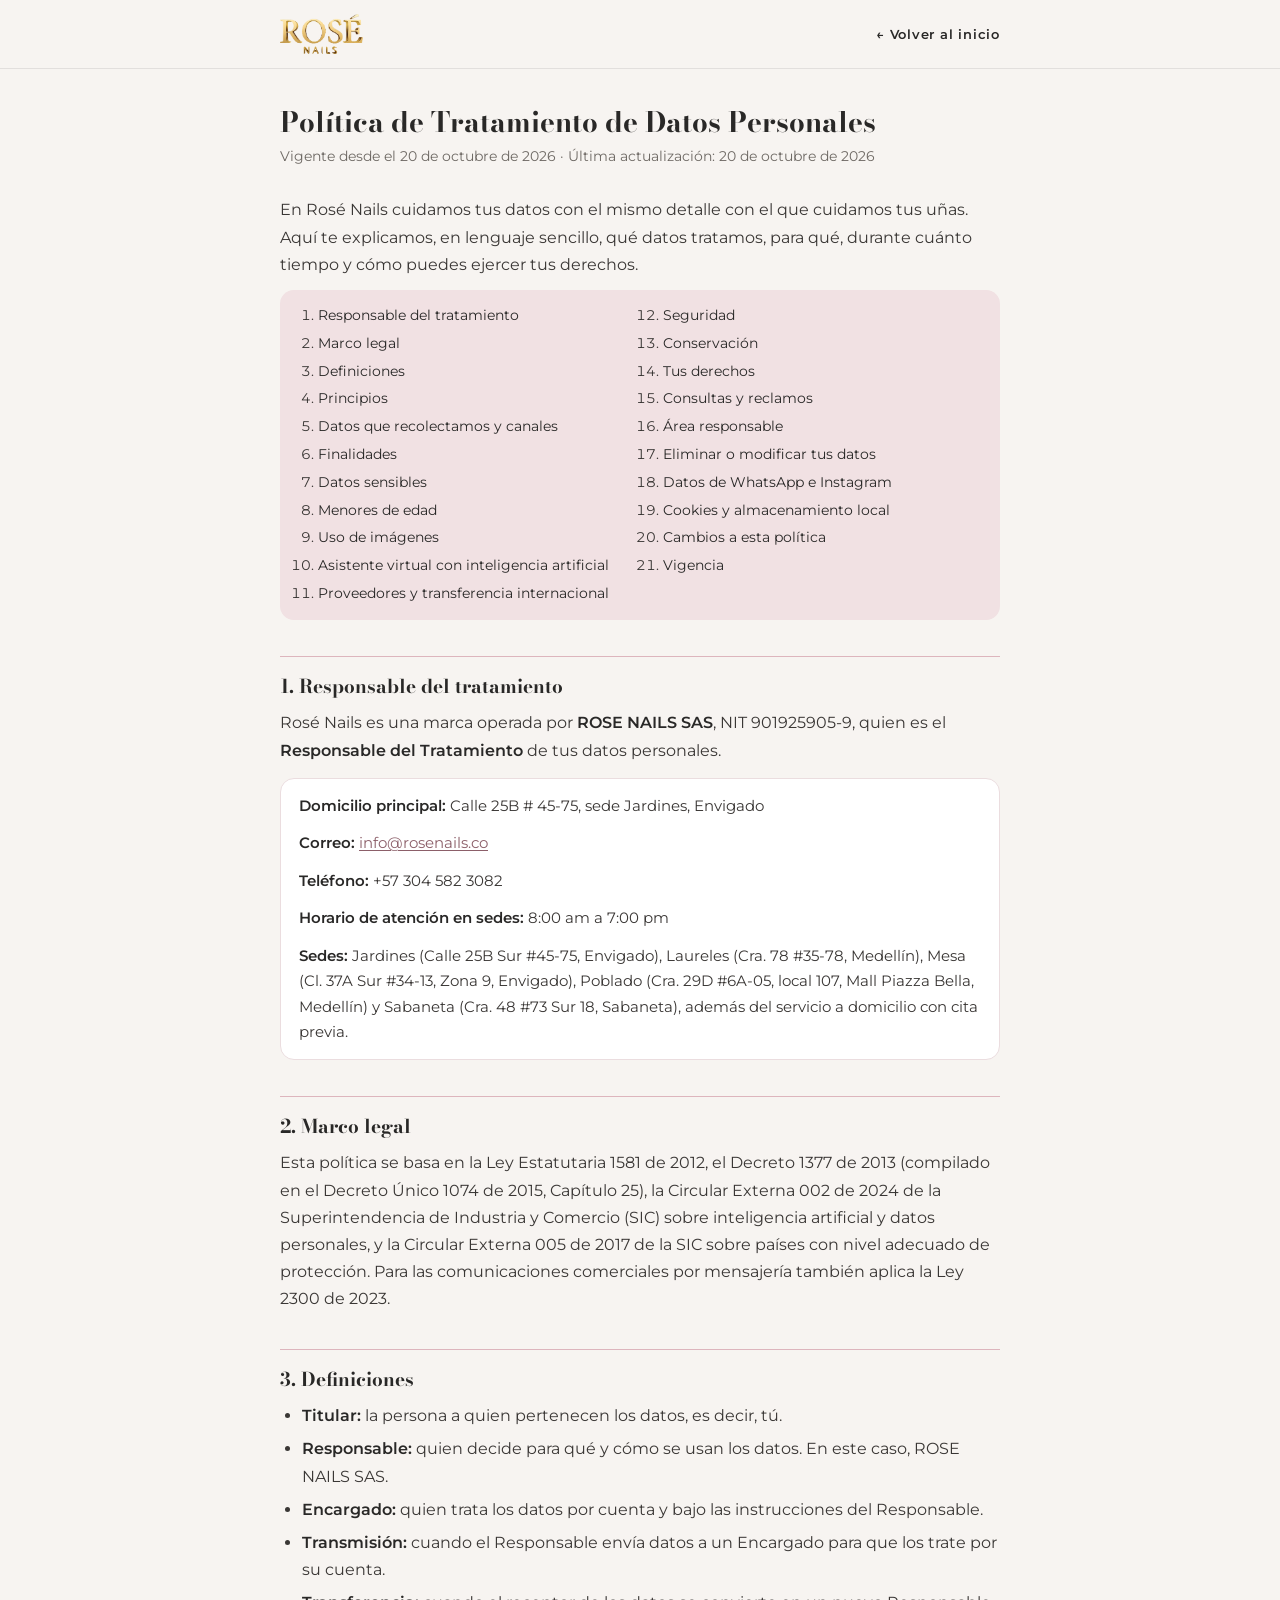
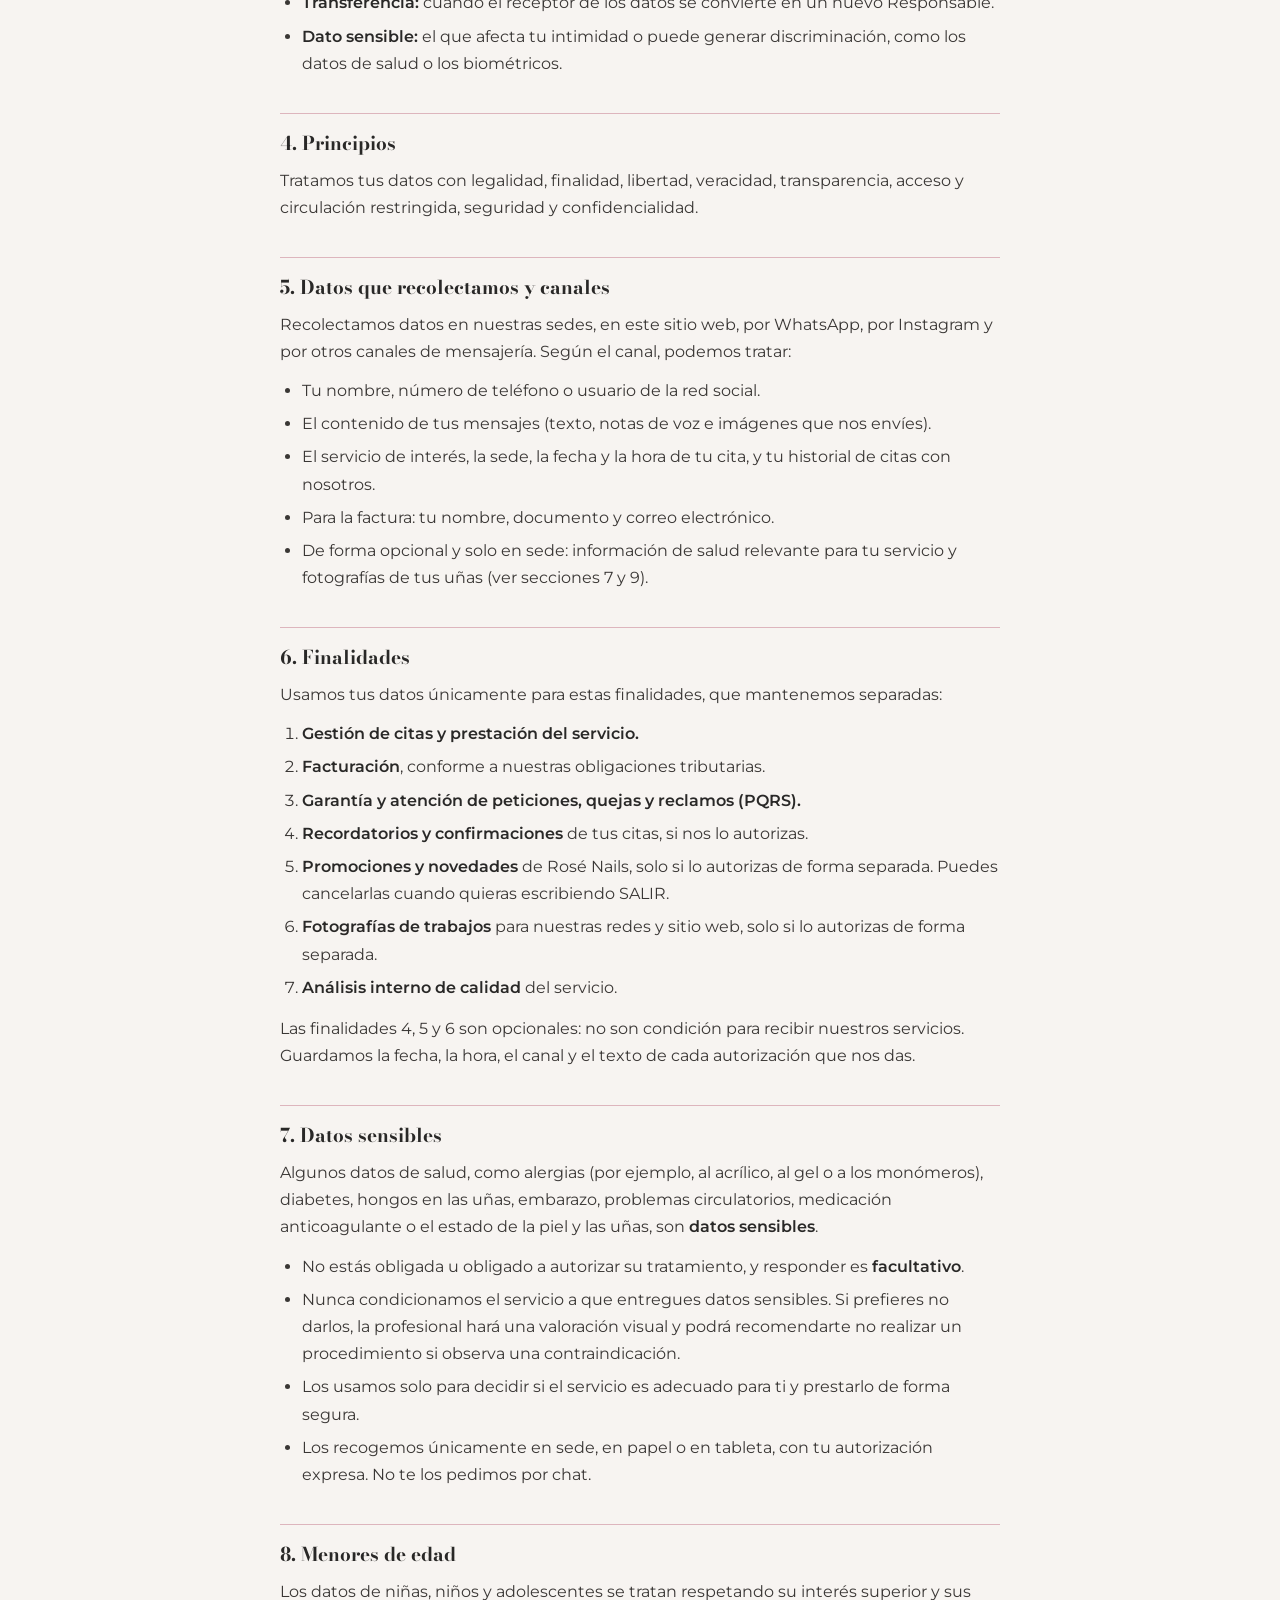
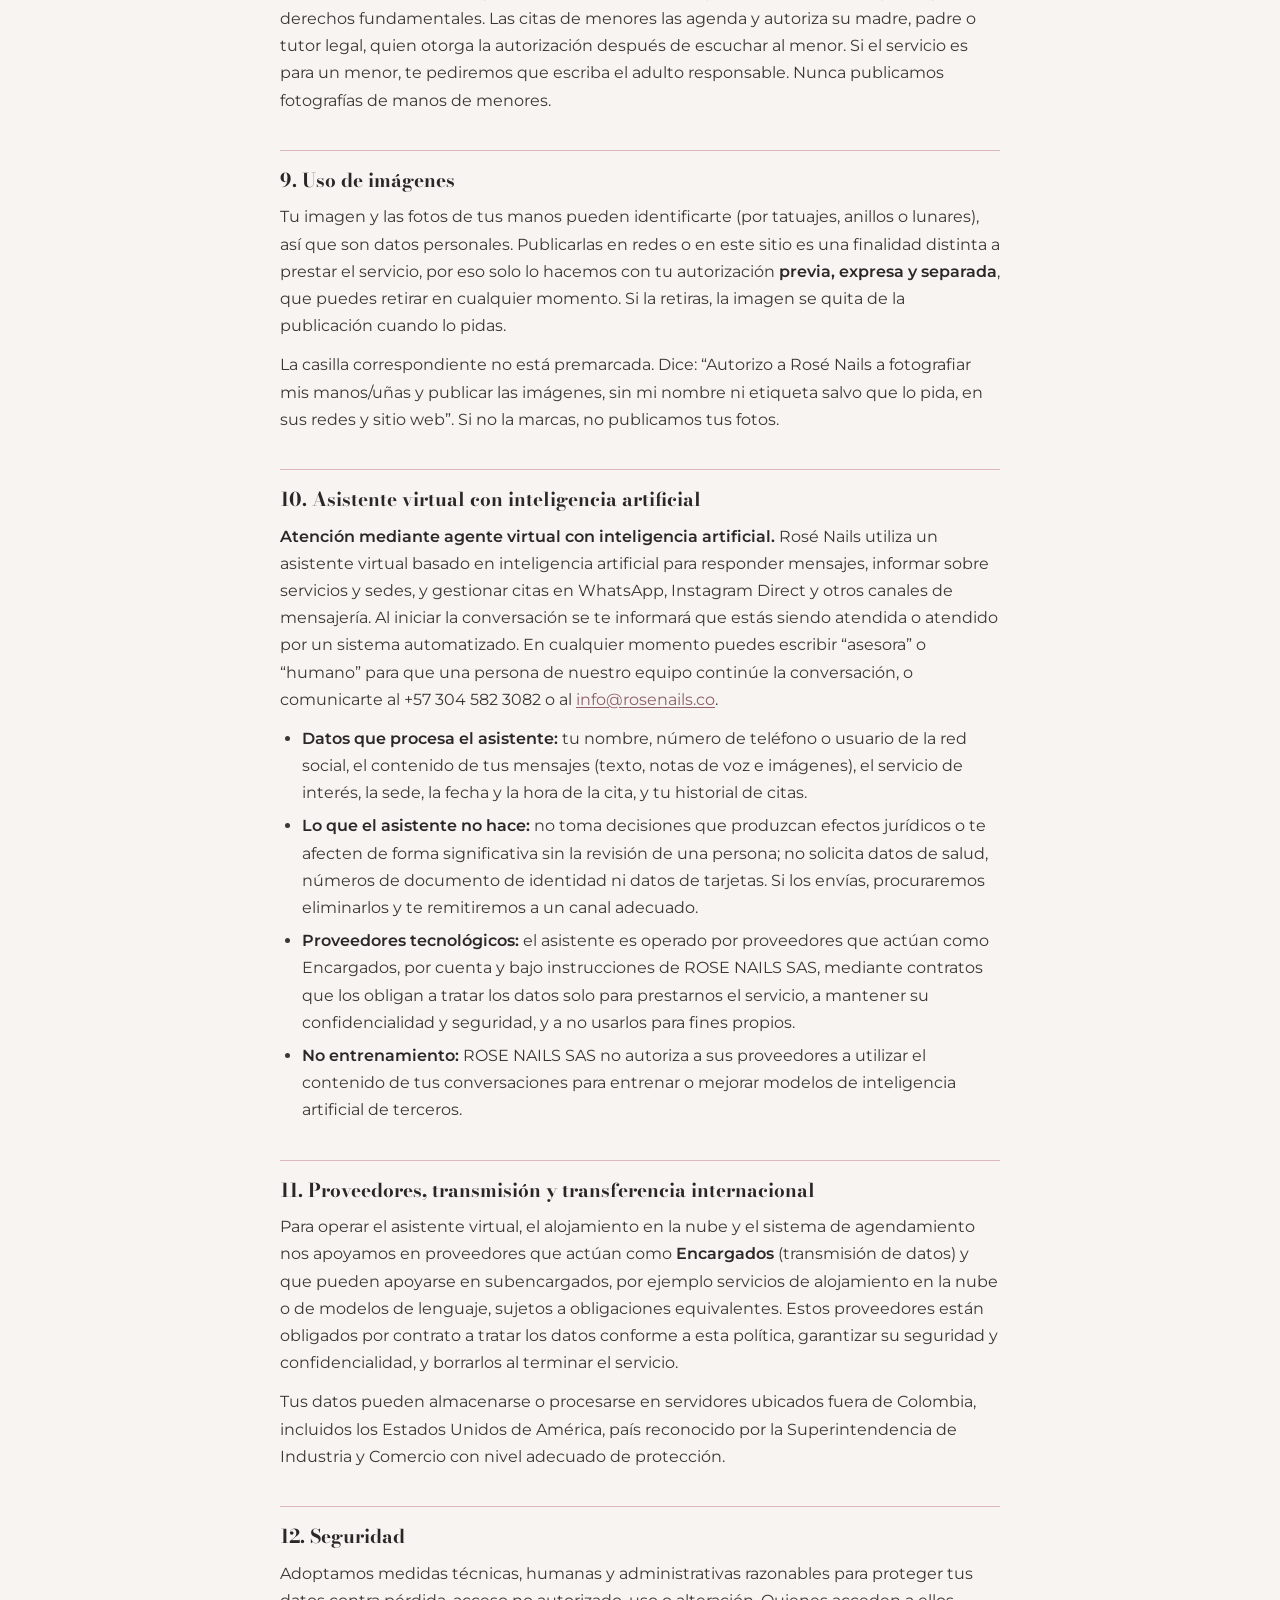
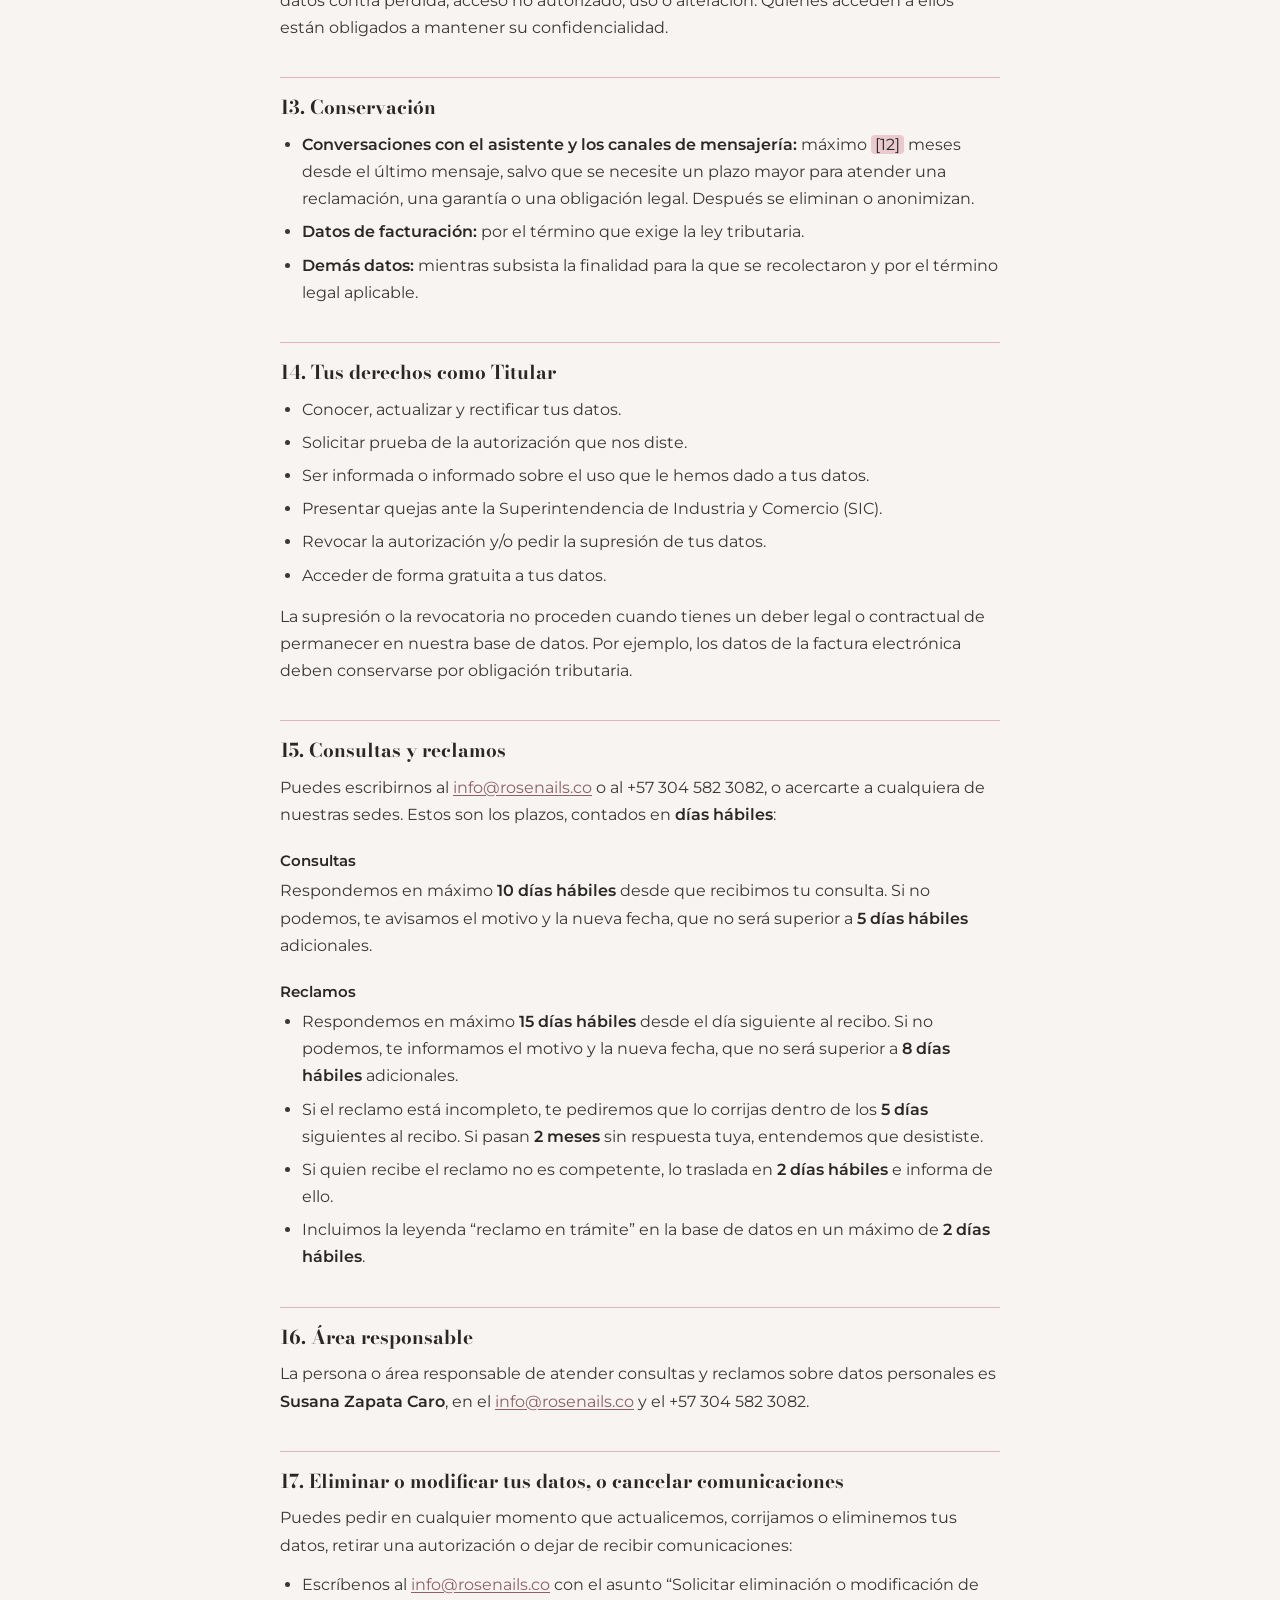
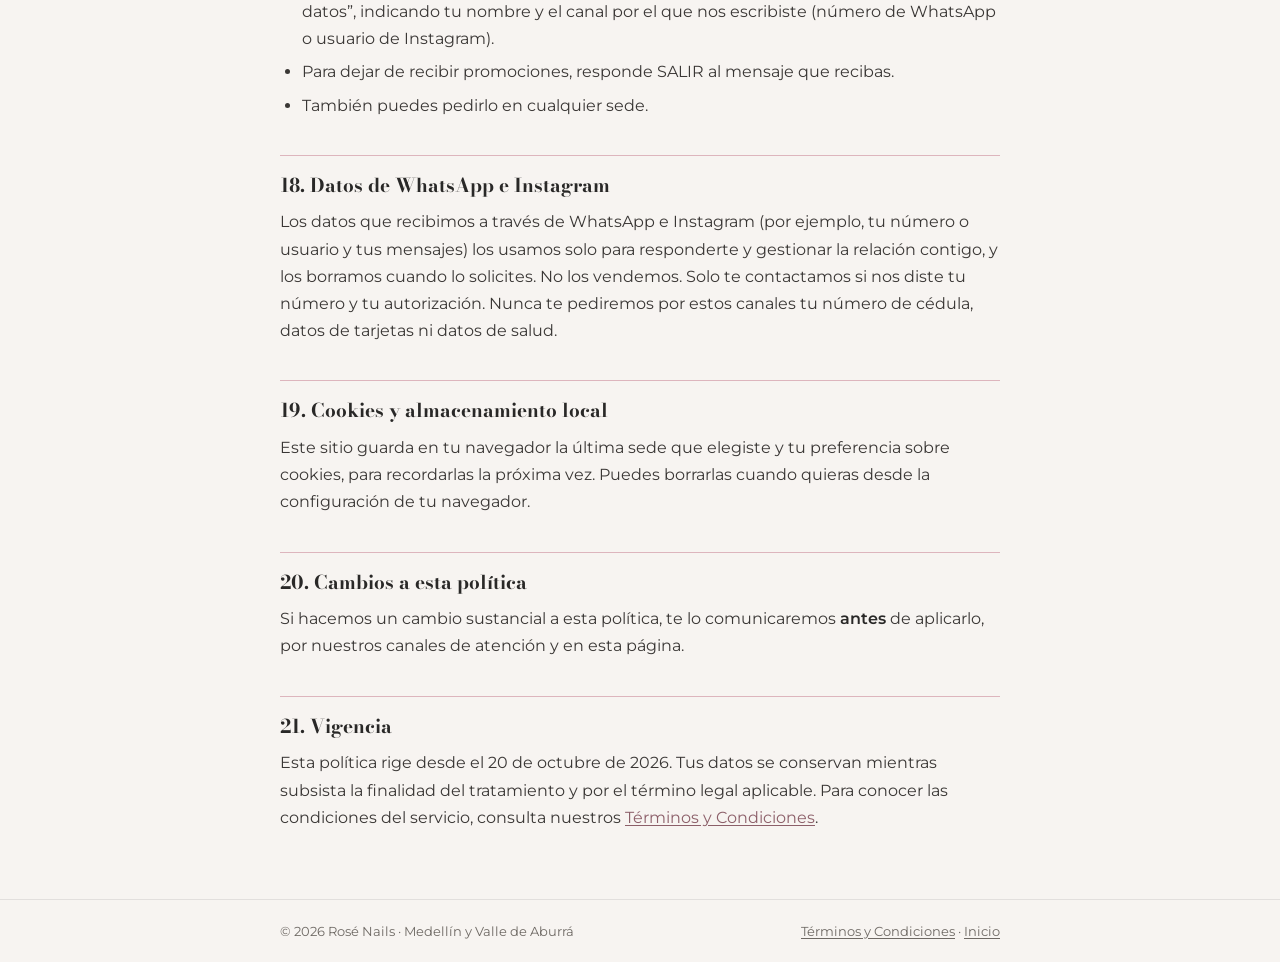
<file: politica-de-datos/index.html>
<!DOCTYPE html>
<html lang="es-CO">
<head>
<meta charset="utf-8">
<meta name="viewport" content="width=device-width, initial-scale=1">
<title>Política de Tratamiento de Datos Personales | Rosé Nails</title>
<meta name="description" content="Política de Tratamiento de Datos Personales de Rosé Nails: qué datos tratamos, para qué, tus derechos y cómo pedir que se actualicen o eliminen.">
<link rel="canonical" href="https://rosenails.co/politica-de-datos/">
<meta name="robots" content="index, follow">
<meta name="theme-color" content="#F7F4F1">
<link rel="icon" type="image/png" href="../assets/rose-logo-gold.png">
<link rel="preconnect" href="https://fonts.googleapis.com">
<link rel="preconnect" href="https://fonts.gstatic.com" crossorigin>
<link href="https://fonts.googleapis.com/css2?family=Bodoni+Moda:opsz,wght@6..96,500;6..96,700&family=Montserrat:wght@400;500;600&display=swap" rel="stylesheet">
<link rel="stylesheet" href="../css/legal.css">
</head>
<body>
<header class="bar"><div class="bar-in">
  <a href="../" aria-label="Rosé Nails, ir al inicio"><img src="../assets/rose-logo-gold.png" alt="Rosé Nails"></a>
  <a class="back" href="../">← Volver al inicio</a>
</div></header>

<main>
<h1>Política de Tratamiento de Datos Personales</h1>
<p class="meta">Vigente desde el 20 de octubre de 2026 · Última actualización: 20 de octubre de 2026</p>

<p class="lead">En Rosé Nails cuidamos tus datos con el mismo detalle con el que cuidamos tus uñas. Aquí te explicamos, en lenguaje sencillo, qué datos tratamos, para qué, durante cuánto tiempo y cómo puedes ejercer tus derechos.</p>

<ol class="toc">
  <li><a href="#responsable">Responsable del tratamiento</a></li>
  <li><a href="#marco">Marco legal</a></li>
  <li><a href="#definiciones">Definiciones</a></li>
  <li><a href="#principios">Principios</a></li>
  <li><a href="#datos">Datos que recolectamos y canales</a></li>
  <li><a href="#finalidades">Finalidades</a></li>
  <li><a href="#sensibles">Datos sensibles</a></li>
  <li><a href="#menores">Menores de edad</a></li>
  <li><a href="#imagenes">Uso de imágenes</a></li>
  <li><a href="#ia">Asistente virtual con inteligencia artificial</a></li>
  <li><a href="#encargados">Proveedores y transferencia internacional</a></li>
  <li><a href="#seguridad">Seguridad</a></li>
  <li><a href="#conservacion">Conservación</a></li>
  <li><a href="#derechos">Tus derechos</a></li>
  <li><a href="#consultas">Consultas y reclamos</a></li>
  <li><a href="#area">Área responsable</a></li>
  <li><a href="#eliminacion">Eliminar o modificar tus datos</a></li>
  <li><a href="#meta">Datos de WhatsApp e Instagram</a></li>
  <li><a href="#cookies">Cookies y almacenamiento local</a></li>
  <li><a href="#cambios">Cambios a esta política</a></li>
  <li><a href="#vigencia">Vigencia</a></li>
</ol>

<h2 id="responsable">1. Responsable del tratamiento</h2>
<p>Rosé Nails es una marca operada por <strong>ROSE NAILS SAS</strong>, NIT 901925905-9, quien es el <strong>Responsable del Tratamiento</strong> de tus datos personales.</p>
<div class="card">
  <p><strong>Domicilio principal:</strong> Calle 25B # 45-75, sede Jardines, Envigado</p>
  <p><strong>Correo:</strong> <a href="mailto:info@rosenails.co">info@rosenails.co</a></p>
  <p><strong>Teléfono:</strong> +57 304 582 3082</p>
  <p><strong>Horario de atención en sedes:</strong> 8:00 am a 7:00 pm</p>
  <p><strong>Sedes:</strong> Jardines (Calle 25B Sur #45-75, Envigado), Laureles (Cra. 78 #35-78, Medellín), Mesa (Cl. 37A Sur #34-13, Zona 9, Envigado), Poblado (Cra. 29D #6A-05, local 107, Mall Piazza Bella, Medellín) y Sabaneta (Cra. 48 #73 Sur 18, Sabaneta), además del servicio a domicilio con cita previa.</p>
</div>

<h2 id="marco">2. Marco legal</h2>
<p>Esta política se basa en la Ley Estatutaria 1581 de 2012, el Decreto 1377 de 2013 (compilado en el Decreto Único 1074 de 2015, Capítulo 25), la Circular Externa 002 de 2024 de la Superintendencia de Industria y Comercio (SIC) sobre inteligencia artificial y datos personales, y la Circular Externa 005 de 2017 de la SIC sobre países con nivel adecuado de protección. Para las comunicaciones comerciales por mensajería también aplica la Ley 2300 de 2023.</p>

<h2 id="definiciones">3. Definiciones</h2>
<ul>
  <li><strong>Titular:</strong> la persona a quien pertenecen los datos, es decir, tú.</li>
  <li><strong>Responsable:</strong> quien decide para qué y cómo se usan los datos. En este caso, ROSE NAILS SAS.</li>
  <li><strong>Encargado:</strong> quien trata los datos por cuenta y bajo las instrucciones del Responsable.</li>
  <li><strong>Transmisión:</strong> cuando el Responsable envía datos a un Encargado para que los trate por su cuenta.</li>
  <li><strong>Transferencia:</strong> cuando el receptor de los datos se convierte en un nuevo Responsable.</li>
  <li><strong>Dato sensible:</strong> el que afecta tu intimidad o puede generar discriminación, como los datos de salud o los biométricos.</li>
</ul>

<h2 id="principios">4. Principios</h2>
<p>Tratamos tus datos con legalidad, finalidad, libertad, veracidad, transparencia, acceso y circulación restringida, seguridad y confidencialidad.</p>

<h2 id="datos">5. Datos que recolectamos y canales</h2>
<p>Recolectamos datos en nuestras sedes, en este sitio web, por WhatsApp, por Instagram y por otros canales de mensajería. Según el canal, podemos tratar:</p>
<ul>
  <li>Tu nombre, número de teléfono o usuario de la red social.</li>
  <li>El contenido de tus mensajes (texto, notas de voz e imágenes que nos envíes).</li>
  <li>El servicio de interés, la sede, la fecha y la hora de tu cita, y tu historial de citas con nosotros.</li>
  <li>Para la factura: tu nombre, documento y correo electrónico.</li>
  <li>De forma opcional y solo en sede: información de salud relevante para tu servicio y fotografías de tus uñas (ver secciones 7 y 9).</li>
</ul>

<h2 id="finalidades">6. Finalidades</h2>
<p>Usamos tus datos únicamente para estas finalidades, que mantenemos separadas:</p>
<ol>
  <li><strong>Gestión de citas y prestación del servicio.</strong></li>
  <li><strong>Facturación</strong>, conforme a nuestras obligaciones tributarias.</li>
  <li><strong>Garantía y atención de peticiones, quejas y reclamos (PQRS).</strong></li>
  <li><strong>Recordatorios y confirmaciones</strong> de tus citas, si nos lo autorizas.</li>
  <li><strong>Promociones y novedades</strong> de Rosé Nails, solo si lo autorizas de forma separada. Puedes cancelarlas cuando quieras escribiendo SALIR.</li>
  <li><strong>Fotografías de trabajos</strong> para nuestras redes y sitio web, solo si lo autorizas de forma separada.</li>
  <li><strong>Análisis interno de calidad</strong> del servicio.</li>
</ol>
<p>Las finalidades 4, 5 y 6 son opcionales: no son condición para recibir nuestros servicios. Guardamos la fecha, la hora, el canal y el texto de cada autorización que nos das.</p>

<h2 id="sensibles">7. Datos sensibles</h2>
<p>Algunos datos de salud, como alergias (por ejemplo, al acrílico, al gel o a los monómeros), diabetes, hongos en las uñas, embarazo, problemas circulatorios, medicación anticoagulante o el estado de la piel y las uñas, son <strong>datos sensibles</strong>.</p>
<ul>
  <li>No estás obligada u obligado a autorizar su tratamiento, y responder es <strong>facultativo</strong>.</li>
  <li>Nunca condicionamos el servicio a que entregues datos sensibles. Si prefieres no darlos, la profesional hará una valoración visual y podrá recomendarte no realizar un procedimiento si observa una contraindicación.</li>
  <li>Los usamos solo para decidir si el servicio es adecuado para ti y prestarlo de forma segura.</li>
  <li>Los recogemos únicamente en sede, en papel o en tableta, con tu autorización expresa. No te los pedimos por chat.</li>
</ul>

<h2 id="menores">8. Menores de edad</h2>
<p>Los datos de niñas, niños y adolescentes se tratan respetando su interés superior y sus derechos fundamentales. Las citas de menores las agenda y autoriza su madre, padre o tutor legal, quien otorga la autorización después de escuchar al menor. Si el servicio es para un menor, te pediremos que escriba el adulto responsable. Nunca publicamos fotografías de manos de menores.</p>

<h2 id="imagenes">9. Uso de imágenes</h2>
<p>Tu imagen y las fotos de tus manos pueden identificarte (por tatuajes, anillos o lunares), así que son datos personales. Publicarlas en redes o en este sitio es una finalidad distinta a prestar el servicio, por eso solo lo hacemos con tu autorización <strong>previa, expresa y separada</strong>, que puedes retirar en cualquier momento. Si la retiras, la imagen se quita de la publicación cuando lo pidas.</p>
<p>La casilla correspondiente no está premarcada. Dice: “Autorizo a Rosé Nails a fotografiar mis manos/uñas y publicar las imágenes, sin mi nombre ni etiqueta salvo que lo pida, en sus redes y sitio web”. Si no la marcas, no publicamos tus fotos.</p>

<h2 id="ia">10. Asistente virtual con inteligencia artificial</h2>
<p><strong>Atención mediante agente virtual con inteligencia artificial.</strong> Rosé Nails utiliza un asistente virtual basado en inteligencia artificial para responder mensajes, informar sobre servicios y sedes, y gestionar citas en WhatsApp, Instagram Direct y otros canales de mensajería. Al iniciar la conversación se te informará que estás siendo atendida o atendido por un sistema automatizado. En cualquier momento puedes escribir “asesora” o “humano” para que una persona de nuestro equipo continúe la conversación, o comunicarte al +57 304 582 3082 o al <a href="mailto:info@rosenails.co">info@rosenails.co</a>.</p>
<ul>
  <li><strong>Datos que procesa el asistente:</strong> tu nombre, número de teléfono o usuario de la red social, el contenido de tus mensajes (texto, notas de voz e imágenes), el servicio de interés, la sede, la fecha y la hora de la cita, y tu historial de citas.</li>
  <li><strong>Lo que el asistente no hace:</strong> no toma decisiones que produzcan efectos jurídicos o te afecten de forma significativa sin la revisión de una persona; no solicita datos de salud, números de documento de identidad ni datos de tarjetas. Si los envías, procuraremos eliminarlos y te remitiremos a un canal adecuado.</li>
  <li><strong>Proveedores tecnológicos:</strong> el asistente es operado por proveedores que actúan como Encargados, por cuenta y bajo instrucciones de ROSE NAILS SAS, mediante contratos que los obligan a tratar los datos solo para prestarnos el servicio, a mantener su confidencialidad y seguridad, y a no usarlos para fines propios.</li>
  <li><strong>No entrenamiento:</strong> ROSE NAILS SAS no autoriza a sus proveedores a utilizar el contenido de tus conversaciones para entrenar o mejorar modelos de inteligencia artificial de terceros.</li>
</ul>

<h2 id="encargados">11. Proveedores, transmisión y transferencia internacional</h2>
<p>Para operar el asistente virtual, el alojamiento en la nube y el sistema de agendamiento nos apoyamos en proveedores que actúan como <strong>Encargados</strong> (transmisión de datos) y que pueden apoyarse en subencargados, por ejemplo servicios de alojamiento en la nube o de modelos de lenguaje, sujetos a obligaciones equivalentes. Estos proveedores están obligados por contrato a tratar los datos conforme a esta política, garantizar su seguridad y confidencialidad, y borrarlos al terminar el servicio.</p>
<p>Tus datos pueden almacenarse o procesarse en servidores ubicados fuera de Colombia, incluidos los Estados Unidos de América, país reconocido por la Superintendencia de Industria y Comercio con nivel adecuado de protección.</p>

<h2 id="seguridad">12. Seguridad</h2>
<p>Adoptamos medidas técnicas, humanas y administrativas razonables para proteger tus datos contra pérdida, acceso no autorizado, uso o alteración. Quienes acceden a ellos están obligados a mantener su confidencialidad.</p>

<h2 id="conservacion">13. Conservación</h2>
<ul>
  <li><strong>Conversaciones con el asistente y los canales de mensajería:</strong> máximo <mark class="ph">[12]</mark> meses desde el último mensaje, salvo que se necesite un plazo mayor para atender una reclamación, una garantía o una obligación legal. Después se eliminan o anonimizan.</li>
  <li><strong>Datos de facturación:</strong> por el término que exige la ley tributaria.</li>
  <li><strong>Demás datos:</strong> mientras subsista la finalidad para la que se recolectaron y por el término legal aplicable.</li>
</ul>

<h2 id="derechos">14. Tus derechos como Titular</h2>
<ul>
  <li>Conocer, actualizar y rectificar tus datos.</li>
  <li>Solicitar prueba de la autorización que nos diste.</li>
  <li>Ser informada o informado sobre el uso que le hemos dado a tus datos.</li>
  <li>Presentar quejas ante la Superintendencia de Industria y Comercio (SIC).</li>
  <li>Revocar la autorización y/o pedir la supresión de tus datos.</li>
  <li>Acceder de forma gratuita a tus datos.</li>
</ul>
<p>La supresión o la revocatoria no proceden cuando tienes un deber legal o contractual de permanecer en nuestra base de datos. Por ejemplo, los datos de la factura electrónica deben conservarse por obligación tributaria.</p>

<h2 id="consultas">15. Consultas y reclamos</h2>
<p>Puedes escribirnos al <a href="mailto:info@rosenails.co">info@rosenails.co</a> o al +57 304 582 3082, o acercarte a cualquiera de nuestras sedes. Estos son los plazos, contados en <strong>días hábiles</strong>:</p>
<h3>Consultas</h3>
<p>Respondemos en máximo <strong>10 días hábiles</strong> desde que recibimos tu consulta. Si no podemos, te avisamos el motivo y la nueva fecha, que no será superior a <strong>5 días hábiles</strong> adicionales.</p>
<h3>Reclamos</h3>
<ul>
  <li>Respondemos en máximo <strong>15 días hábiles</strong> desde el día siguiente al recibo. Si no podemos, te informamos el motivo y la nueva fecha, que no será superior a <strong>8 días hábiles</strong> adicionales.</li>
  <li>Si el reclamo está incompleto, te pediremos que lo corrijas dentro de los <strong>5 días</strong> siguientes al recibo. Si pasan <strong>2 meses</strong> sin respuesta tuya, entendemos que desististe.</li>
  <li>Si quien recibe el reclamo no es competente, lo traslada en <strong>2 días hábiles</strong> e informa de ello.</li>
  <li>Incluimos la leyenda “reclamo en trámite” en la base de datos en un máximo de <strong>2 días hábiles</strong>.</li>
</ul>

<h2 id="area">16. Área responsable</h2>
<p>La persona o área responsable de atender consultas y reclamos sobre datos personales es <strong>Susana Zapata Caro</strong>, en el <a href="mailto:info@rosenails.co">info@rosenails.co</a> y el +57 304 582 3082.</p>

<h2 id="eliminacion">17. Eliminar o modificar tus datos, o cancelar comunicaciones</h2>
<p>Puedes pedir en cualquier momento que actualicemos, corrijamos o eliminemos tus datos, retirar una autorización o dejar de recibir comunicaciones:</p>
<ul>
  <li>Escríbenos al <a href="mailto:info@rosenails.co">info@rosenails.co</a> con el asunto “Solicitar eliminación o modificación de datos”, indicando tu nombre y el canal por el que nos escribiste (número de WhatsApp o usuario de Instagram).</li>
  <li>Para dejar de recibir promociones, responde SALIR al mensaje que recibas.</li>
  <li>También puedes pedirlo en cualquier sede.</li>
</ul>

<h2 id="meta">18. Datos de WhatsApp e Instagram</h2>
<p>Los datos que recibimos a través de WhatsApp e Instagram (por ejemplo, tu número o usuario y tus mensajes) los usamos solo para responderte y gestionar la relación contigo, y los borramos cuando lo solicites. No los vendemos. Solo te contactamos si nos diste tu número y tu autorización. Nunca te pediremos por estos canales tu número de cédula, datos de tarjetas ni datos de salud.</p>

<h2 id="cookies">19. Cookies y almacenamiento local</h2>
<p>Este sitio guarda en tu navegador la última sede que elegiste y tu preferencia sobre cookies, para recordarlas la próxima vez. Puedes borrarlas cuando quieras desde la configuración de tu navegador.</p>

<h2 id="cambios">20. Cambios a esta política</h2>
<p>Si hacemos un cambio sustancial a esta política, te lo comunicaremos <strong>antes</strong> de aplicarlo, por nuestros canales de atención y en esta página.</p>

<h2 id="vigencia">21. Vigencia</h2>
<p>Esta política rige desde el 20 de octubre de 2026. Tus datos se conservan mientras subsista la finalidad del tratamiento y por el término legal aplicable. Para conocer las condiciones del servicio, consulta nuestros <a href="../terminos/">Términos y Condiciones</a>.</p>
</main>

<footer><div class="foot-in">
  <span>© 2026 Rosé Nails · Medellín y Valle de Aburrá</span>
  <span><a href="../terminos/">Términos y Condiciones</a> · <a href="../">Inicio</a></span>
</div></footer>
</body>
</html>
</file>
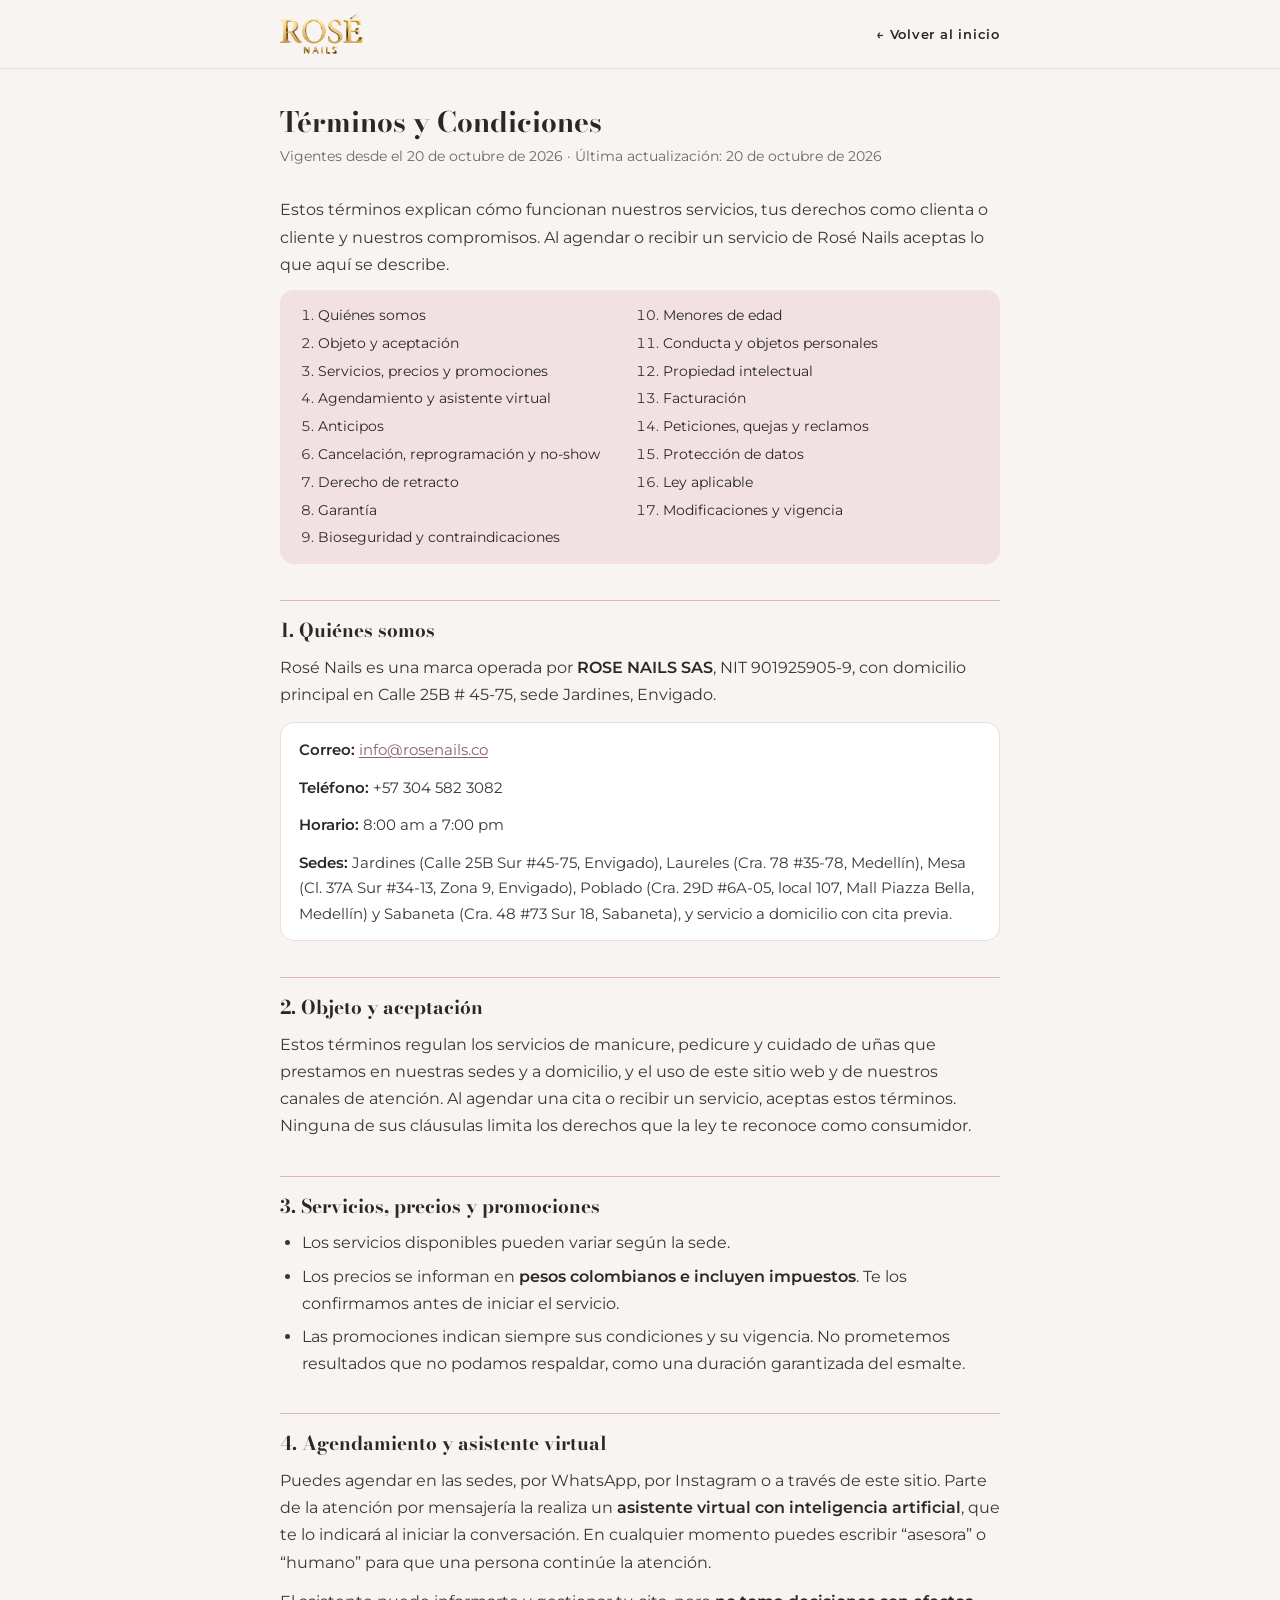
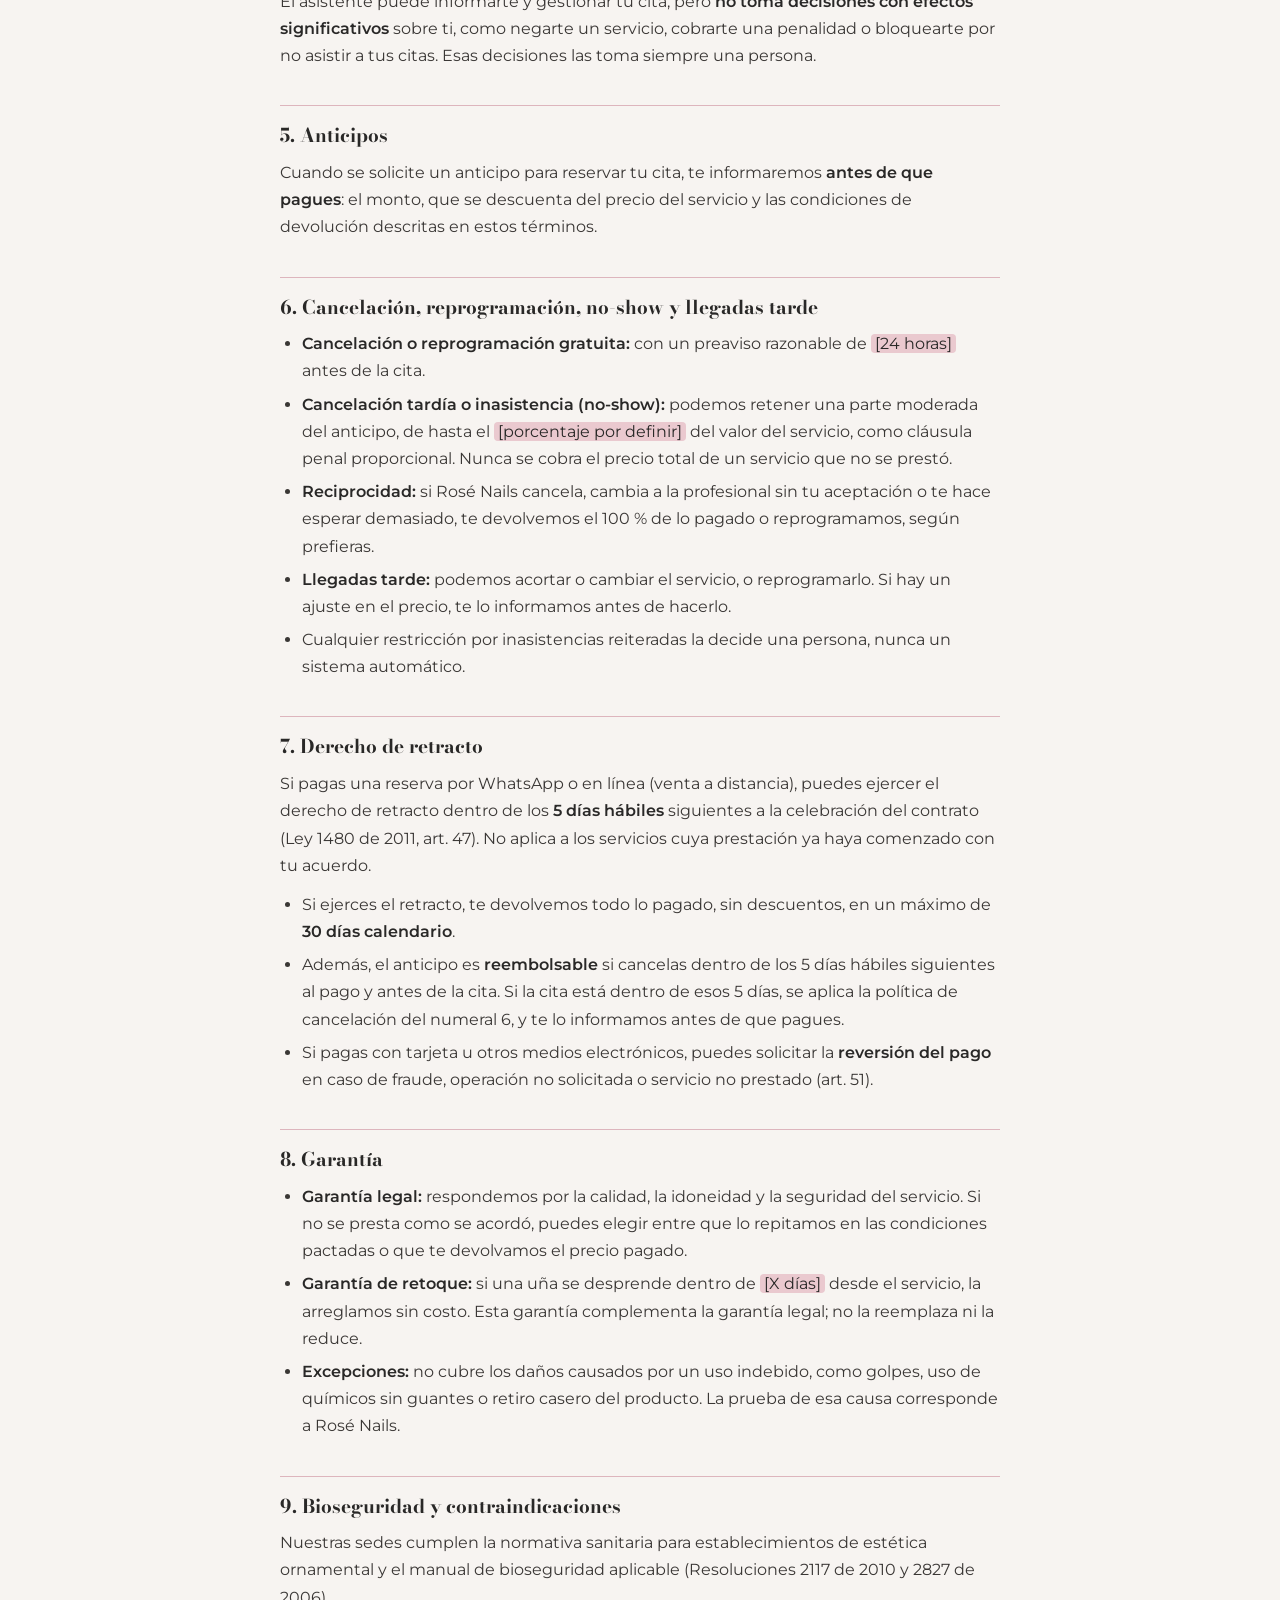
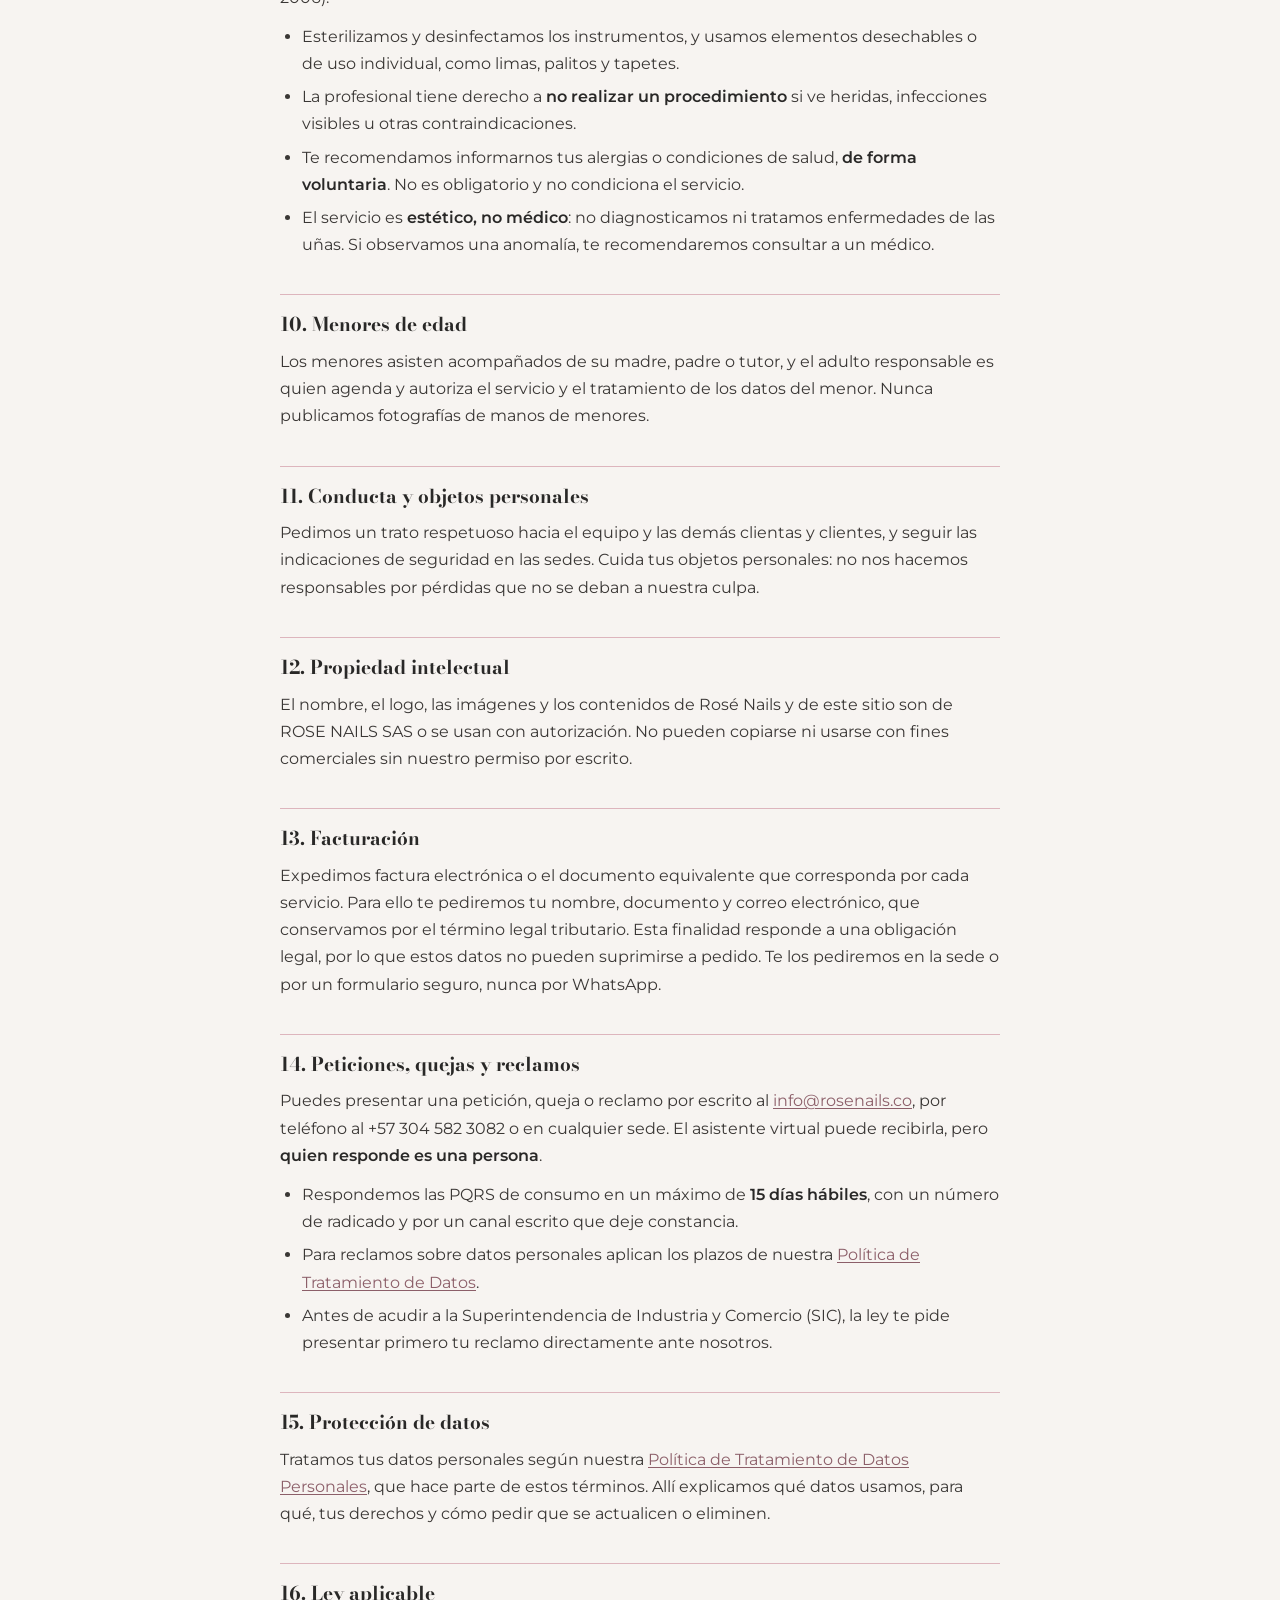
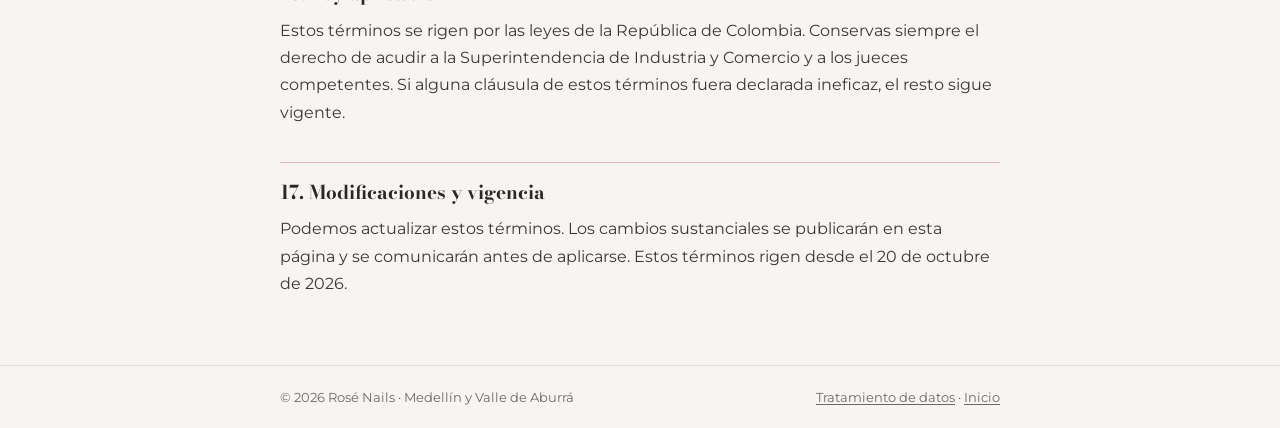
<file: terminos/index.html>
<!DOCTYPE html>
<html lang="es-CO">
<head>
<meta charset="utf-8">
<meta name="viewport" content="width=device-width, initial-scale=1">
<title>Términos y Condiciones | Rosé Nails</title>
<meta name="description" content="Términos y Condiciones de los servicios de Rosé Nails: agendamiento, cancelaciones, garantía, bioseguridad, facturación y atención de reclamos.">
<link rel="canonical" href="https://rosenails.co/terminos/">
<meta name="robots" content="index, follow">
<meta name="theme-color" content="#F7F4F1">
<link rel="icon" type="image/png" href="../assets/rose-logo-gold.png">
<link rel="preconnect" href="https://fonts.googleapis.com">
<link rel="preconnect" href="https://fonts.gstatic.com" crossorigin>
<link href="https://fonts.googleapis.com/css2?family=Bodoni+Moda:opsz,wght@6..96,500;6..96,700&family=Montserrat:wght@400;500;600&display=swap" rel="stylesheet">
<link rel="stylesheet" href="../css/legal.css">
</head>
<body>
<header class="bar"><div class="bar-in">
  <a href="../" aria-label="Rosé Nails, ir al inicio"><img src="../assets/rose-logo-gold.png" alt="Rosé Nails"></a>
  <a class="back" href="../">← Volver al inicio</a>
</div></header>

<main>
<h1>Términos y Condiciones</h1>
<p class="meta">Vigentes desde el 20 de octubre de 2026 · Última actualización: 20 de octubre de 2026</p>

<p class="lead">Estos términos explican cómo funcionan nuestros servicios, tus derechos como clienta o cliente y nuestros compromisos. Al agendar o recibir un servicio de Rosé Nails aceptas lo que aquí se describe.</p>

<ol class="toc">
  <li><a href="#prestador">Quiénes somos</a></li>
  <li><a href="#objeto">Objeto y aceptación</a></li>
  <li><a href="#servicios">Servicios, precios y promociones</a></li>
  <li><a href="#agendamiento">Agendamiento y asistente virtual</a></li>
  <li><a href="#anticipos">Anticipos</a></li>
  <li><a href="#cancelacion">Cancelación, reprogramación y no-show</a></li>
  <li><a href="#retracto">Derecho de retracto</a></li>
  <li><a href="#garantia">Garantía</a></li>
  <li><a href="#bioseguridad">Bioseguridad y contraindicaciones</a></li>
  <li><a href="#menores">Menores de edad</a></li>
  <li><a href="#sedes">Conducta y objetos personales</a></li>
  <li><a href="#pi">Propiedad intelectual</a></li>
  <li><a href="#facturacion">Facturación</a></li>
  <li><a href="#pqrs">Peticiones, quejas y reclamos</a></li>
  <li><a href="#datos">Protección de datos</a></li>
  <li><a href="#ley">Ley aplicable</a></li>
  <li><a href="#cambios">Modificaciones y vigencia</a></li>
</ol>

<h2 id="prestador">1. Quiénes somos</h2>
<p>Rosé Nails es una marca operada por <strong>ROSE NAILS SAS</strong>, NIT 901925905-9, con domicilio principal en Calle 25B # 45-75, sede Jardines, Envigado.</p>
<div class="card">
  <p><strong>Correo:</strong> <a href="mailto:info@rosenails.co">info@rosenails.co</a></p>
  <p><strong>Teléfono:</strong> +57 304 582 3082</p>
  <p><strong>Horario:</strong> 8:00 am a 7:00 pm</p>
  <p><strong>Sedes:</strong> Jardines (Calle 25B Sur #45-75, Envigado), Laureles (Cra. 78 #35-78, Medellín), Mesa (Cl. 37A Sur #34-13, Zona 9, Envigado), Poblado (Cra. 29D #6A-05, local 107, Mall Piazza Bella, Medellín) y Sabaneta (Cra. 48 #73 Sur 18, Sabaneta), y servicio a domicilio con cita previa.</p>
</div>

<h2 id="objeto">2. Objeto y aceptación</h2>
<p>Estos términos regulan los servicios de manicure, pedicure y cuidado de uñas que prestamos en nuestras sedes y a domicilio, y el uso de este sitio web y de nuestros canales de atención. Al agendar una cita o recibir un servicio, aceptas estos términos. Ninguna de sus cláusulas limita los derechos que la ley te reconoce como consumidor.</p>

<h2 id="servicios">3. Servicios, precios y promociones</h2>
<ul>
  <li>Los servicios disponibles pueden variar según la sede.</li>
  <li>Los precios se informan en <strong>pesos colombianos e incluyen impuestos</strong>. Te los confirmamos antes de iniciar el servicio.</li>
  <li>Las promociones indican siempre sus condiciones y su vigencia. No prometemos resultados que no podamos respaldar, como una duración garantizada del esmalte.</li>
</ul>

<h2 id="agendamiento">4. Agendamiento y asistente virtual</h2>
<p>Puedes agendar en las sedes, por WhatsApp, por Instagram o a través de este sitio. Parte de la atención por mensajería la realiza un <strong>asistente virtual con inteligencia artificial</strong>, que te lo indicará al iniciar la conversación. En cualquier momento puedes escribir “asesora” o “humano” para que una persona continúe la atención.</p>
<p>El asistente puede informarte y gestionar tu cita, pero <strong>no toma decisiones con efectos significativos</strong> sobre ti, como negarte un servicio, cobrarte una penalidad o bloquearte por no asistir a tus citas. Esas decisiones las toma siempre una persona.</p>

<h2 id="anticipos">5. Anticipos</h2>
<p>Cuando se solicite un anticipo para reservar tu cita, te informaremos <strong>antes de que pagues</strong>: el monto, que se descuenta del precio del servicio y las condiciones de devolución descritas en estos términos.</p>

<h2 id="cancelacion">6. Cancelación, reprogramación, no-show y llegadas tarde</h2>
<ul>
  <li><strong>Cancelación o reprogramación gratuita:</strong> con un preaviso razonable de <mark class="ph">[24 horas]</mark> antes de la cita.</li>
  <li><strong>Cancelación tardía o inasistencia (no-show):</strong> podemos retener una parte moderada del anticipo, de hasta el <mark class="ph">[porcentaje por definir]</mark> del valor del servicio, como cláusula penal proporcional. Nunca se cobra el precio total de un servicio que no se prestó.</li>
  <li><strong>Reciprocidad:</strong> si Rosé Nails cancela, cambia a la profesional sin tu aceptación o te hace esperar demasiado, te devolvemos el 100 % de lo pagado o reprogramamos, según prefieras.</li>
  <li><strong>Llegadas tarde:</strong> podemos acortar o cambiar el servicio, o reprogramarlo. Si hay un ajuste en el precio, te lo informamos antes de hacerlo.</li>
  <li>Cualquier restricción por inasistencias reiteradas la decide una persona, nunca un sistema automático.</li>
</ul>

<h2 id="retracto">7. Derecho de retracto</h2>
<p>Si pagas una reserva por WhatsApp o en línea (venta a distancia), puedes ejercer el derecho de retracto dentro de los <strong>5 días hábiles</strong> siguientes a la celebración del contrato (Ley 1480 de 2011, art. 47). No aplica a los servicios cuya prestación ya haya comenzado con tu acuerdo.</p>
<ul>
  <li>Si ejerces el retracto, te devolvemos todo lo pagado, sin descuentos, en un máximo de <strong>30 días calendario</strong>.</li>
  <li>Además, el anticipo es <strong>reembolsable</strong> si cancelas dentro de los 5 días hábiles siguientes al pago y antes de la cita. Si la cita está dentro de esos 5 días, se aplica la política de cancelación del numeral 6, y te lo informamos antes de que pagues.</li>
  <li>Si pagas con tarjeta u otros medios electrónicos, puedes solicitar la <strong>reversión del pago</strong> en caso de fraude, operación no solicitada o servicio no prestado (art. 51).</li>
</ul>

<h2 id="garantia">8. Garantía</h2>
<ul>
  <li><strong>Garantía legal:</strong> respondemos por la calidad, la idoneidad y la seguridad del servicio. Si no se presta como se acordó, puedes elegir entre que lo repitamos en las condiciones pactadas o que te devolvamos el precio pagado.</li>
  <li><strong>Garantía de retoque:</strong> si una uña se desprende dentro de <mark class="ph">[X días]</mark> desde el servicio, la arreglamos sin costo. Esta garantía complementa la garantía legal; no la reemplaza ni la reduce.</li>
  <li><strong>Excepciones:</strong> no cubre los daños causados por un uso indebido, como golpes, uso de químicos sin guantes o retiro casero del producto. La prueba de esa causa corresponde a Rosé Nails.</li>
</ul>

<h2 id="bioseguridad">9. Bioseguridad y contraindicaciones</h2>
<p>Nuestras sedes cumplen la normativa sanitaria para establecimientos de estética ornamental y el manual de bioseguridad aplicable (Resoluciones 2117 de 2010 y 2827 de 2006).</p>
<ul>
  <li>Esterilizamos y desinfectamos los instrumentos, y usamos elementos desechables o de uso individual, como limas, palitos y tapetes.</li>
  <li>La profesional tiene derecho a <strong>no realizar un procedimiento</strong> si ve heridas, infecciones visibles u otras contraindicaciones.</li>
  <li>Te recomendamos informarnos tus alergias o condiciones de salud, <strong>de forma voluntaria</strong>. No es obligatorio y no condiciona el servicio.</li>
  <li>El servicio es <strong>estético, no médico</strong>: no diagnosticamos ni tratamos enfermedades de las uñas. Si observamos una anomalía, te recomendaremos consultar a un médico.</li>
</ul>

<h2 id="menores">10. Menores de edad</h2>
<p>Los menores asisten acompañados de su madre, padre o tutor, y el adulto responsable es quien agenda y autoriza el servicio y el tratamiento de los datos del menor. Nunca publicamos fotografías de manos de menores.</p>

<h2 id="sedes">11. Conducta y objetos personales</h2>
<p>Pedimos un trato respetuoso hacia el equipo y las demás clientas y clientes, y seguir las indicaciones de seguridad en las sedes. Cuida tus objetos personales: no nos hacemos responsables por pérdidas que no se deban a nuestra culpa.</p>

<h2 id="pi">12. Propiedad intelectual</h2>
<p>El nombre, el logo, las imágenes y los contenidos de Rosé Nails y de este sitio son de ROSE NAILS SAS o se usan con autorización. No pueden copiarse ni usarse con fines comerciales sin nuestro permiso por escrito.</p>

<h2 id="facturacion">13. Facturación</h2>
<p>Expedimos factura electrónica o el documento equivalente que corresponda por cada servicio. Para ello te pediremos tu nombre, documento y correo electrónico, que conservamos por el término legal tributario. Esta finalidad responde a una obligación legal, por lo que estos datos no pueden suprimirse a pedido. Te los pediremos en la sede o por un formulario seguro, nunca por WhatsApp.</p>

<h2 id="pqrs">14. Peticiones, quejas y reclamos</h2>
<p>Puedes presentar una petición, queja o reclamo por escrito al <a href="mailto:info@rosenails.co">info@rosenails.co</a>, por teléfono al +57 304 582 3082 o en cualquier sede. El asistente virtual puede recibirla, pero <strong>quien responde es una persona</strong>.</p>
<ul>
  <li>Respondemos las PQRS de consumo en un máximo de <strong>15 días hábiles</strong>, con un número de radicado y por un canal escrito que deje constancia.</li>
  <li>Para reclamos sobre datos personales aplican los plazos de nuestra <a href="../politica-de-datos/#consultas">Política de Tratamiento de Datos</a>.</li>
  <li>Antes de acudir a la Superintendencia de Industria y Comercio (SIC), la ley te pide presentar primero tu reclamo directamente ante nosotros.</li>
</ul>

<h2 id="datos">15. Protección de datos</h2>
<p>Tratamos tus datos personales según nuestra <a href="../politica-de-datos/">Política de Tratamiento de Datos Personales</a>, que hace parte de estos términos. Allí explicamos qué datos usamos, para qué, tus derechos y cómo pedir que se actualicen o eliminen.</p>

<h2 id="ley">16. Ley aplicable</h2>
<p>Estos términos se rigen por las leyes de la República de Colombia. Conservas siempre el derecho de acudir a la Superintendencia de Industria y Comercio y a los jueces competentes. Si alguna cláusula de estos términos fuera declarada ineficaz, el resto sigue vigente.</p>

<h2 id="cambios">17. Modificaciones y vigencia</h2>
<p>Podemos actualizar estos términos. Los cambios sustanciales se publicarán en esta página y se comunicarán antes de aplicarse. Estos términos rigen desde el 20 de octubre de 2026.</p>
</main>

<footer><div class="foot-in">
  <span>© 2026 Rosé Nails · Medellín y Valle de Aburrá</span>
  <span><a href="../politica-de-datos/">Tratamiento de datos</a> · <a href="../">Inicio</a></span>
</div></footer>
</body>
</html>
</file>
<file: css/legal.css>
/* Páginas legales de Rosé Nails: simples, solo colores y tipografías de la marca. */
:root {
  --ivory: #F7F4F1;
  --graphite: #292827;
  --text: #3A3735;
  --muted: #6E6964;
  --rose-dust: #C995A0;
  --rose-nude: #DDB5BD;
  --rose-signature: #EAC9CF;
  --rose-deep: #8C5F69;
  --champagne: #C8A15D;
}

* { box-sizing: border-box; }
html { scroll-behavior: smooth; }
body {
  margin: 0;
  background: var(--ivory);
  color: var(--text);
  font: 400 16px/1.7 Montserrat, system-ui, sans-serif;
  -webkit-font-smoothing: antialiased;
}

.bar {
  border-bottom: 1px solid rgba(41, 40, 39, .1);
  background: var(--ivory);
}
.bar-in {
  max-width: 760px;
  margin: 0 auto;
  padding: 14px 20px;
  display: flex;
  align-items: center;
  justify-content: space-between;
  gap: 16px;
}
.bar img { height: 40px; width: auto; display: block; }
.bar a.back {
  font: 600 13px Montserrat, sans-serif;
  letter-spacing: .06em;
  color: var(--graphite);
  text-decoration: none;
}
.bar a.back:hover { color: var(--rose-deep); }

main {
  max-width: 760px;
  margin: 0 auto;
  padding: 36px 20px 56px;
}

h1 {
  margin: 0 0 6px;
  font: 700 28px/1.2 'Bodoni Moda', serif;
  color: var(--graphite);
}
.meta { margin: 0 0 28px; font-size: 14px; color: var(--muted); }

h2 {
  margin: 36px 0 10px;
  padding-top: 18px;
  border-top: 1px solid var(--rose-nude);
  font: 700 19px/1.3 'Bodoni Moda', serif;
  color: var(--graphite);
}
h3 {
  margin: 22px 0 6px;
  font: 600 15px/1.4 Montserrat, sans-serif;
  color: var(--graphite);
}

p { margin: 0 0 12px; }
ul, ol { margin: 0 0 14px; padding-left: 22px; }
li { margin-bottom: 6px; }
strong { font-weight: 600; color: var(--graphite); }
a { color: var(--rose-deep); text-underline-offset: 2px; }
a:hover { color: var(--graphite); }

.lead { font-size: 16px; }

.card {
  margin: 14px 0 18px;
  padding: 14px 18px;
  border-radius: 14px;
  background: #fff;
  border: 1px solid #EBDDDF;
  font-size: 15px;
}
.card p:last-child { margin-bottom: 0; }

.toc {
  margin: 0 0 8px;
  padding: 14px 20px 14px 38px;
  border-radius: 14px;
  background: #F1E1E3;
  font-size: 14px;
  columns: 2;
  column-gap: 28px;
}
.toc li { break-inside: avoid; margin-bottom: 4px; }
.toc a { color: var(--graphite); text-decoration: none; }
.toc a:hover { text-decoration: underline; }

/* Datos que Rosé Nails debe confirmar antes de publicar de forma definitiva */
mark.ph {
  background: var(--rose-signature);
  color: var(--graphite);
  padding: 0 4px;
  border-radius: 4px;
}

.btn {
  display: inline-block;
  margin-top: 4px;
  padding: 10px 20px;
  border-radius: 22px;
  border: 1.5px solid var(--champagne);
  color: var(--graphite);
  font: 600 14px Montserrat, sans-serif;
  text-decoration: none;
  background: transparent;
}
.btn:hover { background: var(--champagne); color: var(--graphite); }

footer {
  border-top: 1px solid rgba(41, 40, 39, .1);
  font-size: 13px;
  color: var(--muted);
}
.foot-in {
  max-width: 760px;
  margin: 0 auto;
  padding: 20px;
  display: flex;
  flex-wrap: wrap;
  justify-content: space-between;
  gap: 10px 24px;
}
.foot-in a { color: var(--muted); }
.foot-in a:hover { color: var(--graphite); }

@media (max-width: 600px) {
  body { font-size: 15.5px; }
  h1 { font-size: 25px; }
  h2 { font-size: 18px; margin-top: 30px; }
  .toc { columns: 1; }
  main { padding-top: 28px; }
}
</file>
